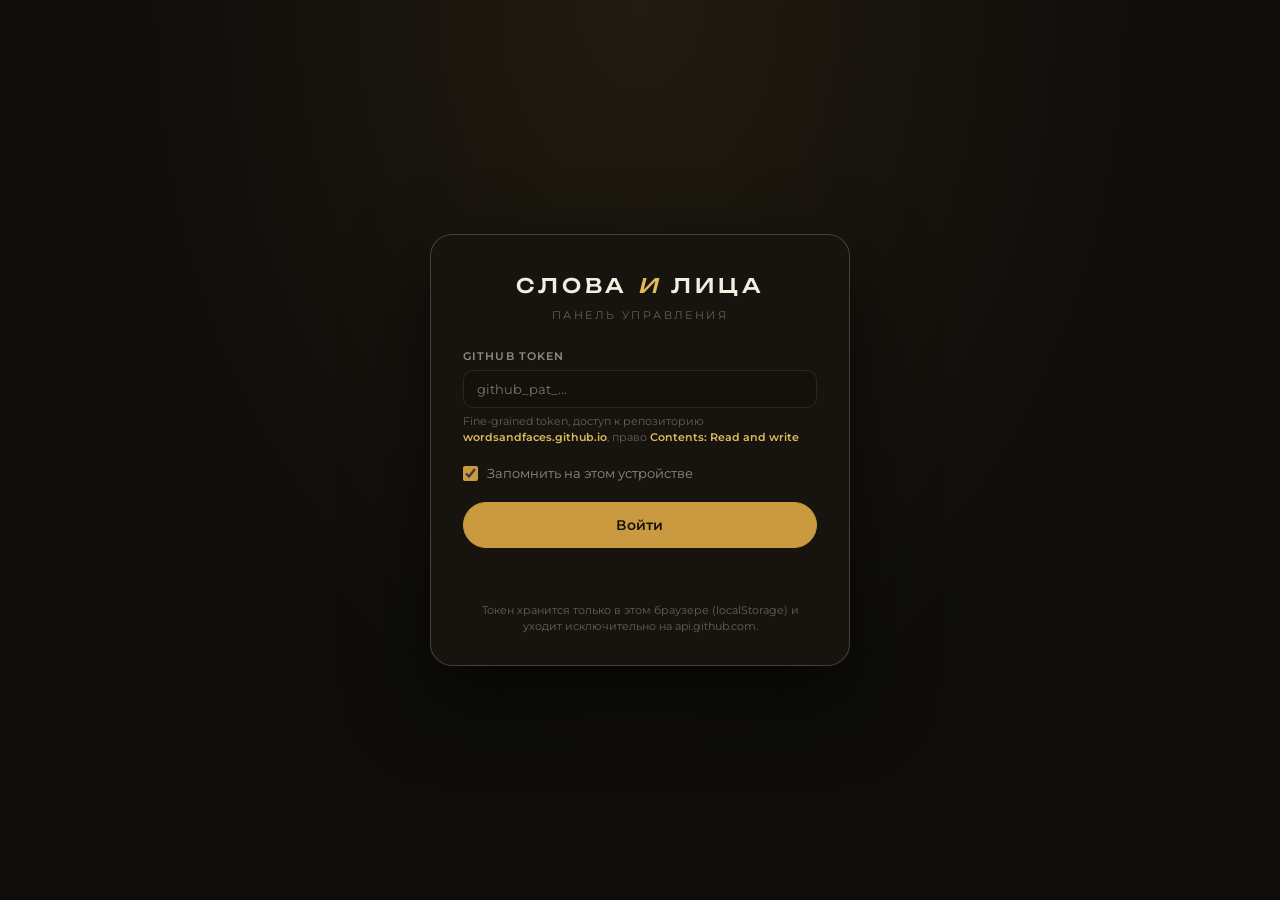
<file: admin.html>
<!DOCTYPE html>
<html lang="ru" data-theme="dark">
<head>
  <meta charset="UTF-8" />
  <meta name="viewport" content="width=device-width, initial-scale=1.0" />
  <meta name="robots" content="noindex, nofollow, noarchive" />
  <meta name="referrer" content="no-referrer" />
  <title>Админка — Слова И Лица</title>

  <link rel="preconnect" href="https://fonts.googleapis.com" />
  <link rel="preconnect" href="https://fonts.gstatic.com" crossorigin />
  <link href="https://fonts.googleapis.com/css2?family=Unbounded:wght@400;500;600;700&family=Montserrat:wght@400;500;600;700&display=swap" rel="stylesheet">

  <link rel="stylesheet" href="admin.css" />
</head>
<body>

  <!-- ═══════════ ЭКРАН ВХОДА ═══════════ -->
  <div id="gate" class="gate">
    <div class="gate__card">
      <div class="gate__logo">СЛОВА <i>И</i> ЛИЦА</div>
      <div class="gate__sub">панель управления</div>

      <label class="field">
        <span class="field__label">GitHub token</span>
        <input type="password" id="gateToken" placeholder="github_pat_..." autocomplete="off" spellcheck="false" />
        <span class="field__hint">Fine-grained token, доступ к репозиторию <b>wordsandfaces.github.io</b>, право <b>Contents: Read and write</b></span>
      </label>

      <label class="check">
        <input type="checkbox" id="gateRemember" checked />
        <span>Запомнить на этом устройстве</span>
      </label>

      <button class="btn btn--primary btn--block" id="gateBtn">Войти</button>

      <p class="gate__err" id="gateErr"></p>
      <p class="gate__note">Токен хранится только в этом браузере (localStorage) и уходит исключительно на api.github.com.</p>
    </div>
  </div>

  <!-- ═══════════ ПАНЕЛЬ ═══════════ -->
  <div id="panel" class="panel hidden">

    <header class="topbar">
      <div class="topbar__brand">
        СЛОВА <i>И</i> ЛИЦА
        <span class="topbar__tag">админка</span>
      </div>

      <div class="topbar__right">
        <span class="status" id="status">Готово</span>
        <button class="btn btn--ghost" id="btnRevert" title="Откатить все несохранённые правки">↻ Отменить правки</button>
        <button class="btn btn--primary" id="btnSave" title="Ctrl+S">💾 Сохранить в GitHub</button>
        <button class="btn btn--ghost btn--icon" id="btnLogout" title="Выйти">⏻</button>
      </div>
    </header>

    <nav class="tabs">
      <button class="tab active" data-tab="form">Карточки</button>
      <button class="tab" data-tab="json">faces.js</button>
      <button class="tab" data-tab="settings">Настройки</button>
    </nav>

    <main class="work">

      <!-- ─── КАРТОЧКИ ─── -->
      <section class="pane active" id="pane-form">
        <aside class="list">
          <div class="list__tools">
            <input type="text" id="search" placeholder="Поиск: имя, город…" autocomplete="off" />
            <button class="btn btn--sm btn--primary" id="btnAdd" title="Добавить актёра">+</button>
          </div>
          <div class="list__items" id="listItems"></div>
          <div class="list__foot" id="listFoot"></div>
        </aside>

        <div class="editor" id="editor"></div>
      </section>

      <!-- ─── JSON ─── -->
      <section class="pane" id="pane-json">
        <div class="json">
          <div class="json__tools">
            <button class="btn btn--sm" id="btnJsonFormat">Форматировать</button>
            <button class="btn btn--sm btn--primary" id="btnJsonApply">Применить к данным</button>
            <span class="muted" id="jsonInfo"></span>
          </div>
          <textarea id="jsonArea" spellcheck="false" autocomplete="off"></textarea>
        </div>
      </section>

      <!-- ─── НАСТРОЙКИ ─── -->
      <section class="pane" id="pane-settings">
        <div class="settings">
          <h2 class="settings__title">Репозиторий</h2>

          <div class="grid-2">
            <label class="field">
              <span class="field__label">Owner</span>
              <input type="text" id="setOwner" spellcheck="false" />
            </label>
            <label class="field">
              <span class="field__label">Repo</span>
              <input type="text" id="setRepo" spellcheck="false" />
            </label>
            <label class="field">
              <span class="field__label">Branch</span>
              <input type="text" id="setBranch" spellcheck="false" />
            </label>
            <label class="field">
              <span class="field__label">Путь к файлу</span>
              <input type="text" id="setPath" spellcheck="false" />
            </label>
          </div>

          <div class="settings__row">
            <button class="btn btn--sm" id="btnSaveSettings">Сохранить настройки</button>
            <span class="muted" id="settingsInfo"></span>
          </div>

          <h2 class="settings__title">Резервные копии</h2>
          <p class="muted">Скачивание и загрузка работают без GitHub — данные остаются локально.</p>
          <div class="settings__row">
            <button class="btn btn--sm" id="btnDownload">⬇ Скачать faces.js</button>
            <button class="btn btn--sm" id="btnUpload">⬆ Загрузить faces.js</button>
            <input type="file" id="fileInput" accept=".js,.json,.txt" hidden />
          </div>

          <h2 class="settings__title settings__title--danger">Опасная зона</h2>
          <div class="settings__row">
            <button class="btn btn--sm btn--danger" id="btnLogout2">Выйти и забыть токен</button>
          </div>

          <h2 class="settings__title">Аккаунт</h2>
          <div class="muted" id="accountInfo">—</div>
        </div>
      </section>

    </main>
  </div>

  <!-- ═══════════ ТОСТ ═══════════ -->
  <div class="toast" id="toast"></div>

  <!-- исходные данные сайта -->
  <script src="faces.js"></script>
  <script src="admin.js"></script>
</body>
</html>
</file>
<file: admin.css>
/* ═══════════════════════════════════════════════════════
   АДМИН-ПАНЕЛЬ — «Слова И Лица»
   ═══════════════════════════════════════════════════════ */

:root {
  --bg: #0e0d0b;
  --bg-2: #131109;
  --panel: #17140f;
  --panel-2: #1e1a13;
  --panel-3: #272117;

  --line: rgba(244, 237, 224, 0.10);
  --line-2: rgba(244, 237, 224, 0.20);
  --line-3: rgba(244, 237, 224, 0.32);

  --text: #f4ede0;
  --muted: rgba(244, 237, 224, 0.55);
  --muted-2: rgba(244, 237, 224, 0.35);

  --gold: #c99a3f;
  --gold-l: #e0b95c;
  --gold-soft: rgba(201, 154, 63, 0.14);

  --ok: #4ea86b;
  --err: #d9534f;
  --warn: #d9a44f;

  --radius: 14px;
  --radius-sm: 10px;

  --font-display: "Unbounded", sans-serif;
  --font-body: "Montserrat", sans-serif;
}

* { margin: 0; padding: 0; box-sizing: border-box; }

html, body {
  height: 100%;
  background: var(--bg);
  color: var(--text);
  font-family: var(--font-body);
  font-size: 14px;
  line-height: 1.5;
  -webkit-font-smoothing: antialiased;
}

body { overflow: hidden; }
.hidden { display: none !important; }
.muted { color: var(--muted); font-size: 13px; }

/* ═══════════ ОБЩИЕ ЭЛЕМЕНТЫ ═══════════ */

.btn {
  font-family: var(--font-body);
  font-size: 13px;
  font-weight: 600;
  letter-spacing: 0.02em;
  padding: 10px 18px;
  border-radius: 60px;
  border: 1px solid var(--line-2);
  background: transparent;
  color: var(--text);
  cursor: pointer;
  transition: all 0.2s ease;
  white-space: nowrap;
  display: inline-flex;
  align-items: center;
  gap: 6px;
}
.btn:hover { border-color: var(--gold); color: var(--gold-l); }
.btn:disabled { opacity: 0.45; cursor: not-allowed; }
.btn:disabled:hover { border-color: var(--line-2); color: var(--text); }

.btn--primary {
  background: var(--gold);
  border-color: var(--gold);
  color: #14110b;
}
.btn--primary:hover { background: var(--gold-l); border-color: var(--gold-l); color: #14110b; }

.btn--ghost { color: var(--muted); }
.btn--ghost:hover { color: var(--text); }

.btn--danger { border-color: rgba(217, 83, 79, 0.5); color: #e6797a; }
.btn--danger:hover { background: rgba(217, 83, 79, 0.12); border-color: var(--err); color: #f08c8d; }

.btn--sm { padding: 8px 14px; font-size: 12px; }
.btn--icon { padding: 10px 12px; }
.btn--block { width: 100%; justify-content: center; padding: 13px; font-size: 14px; }

.field { display: flex; flex-direction: column; gap: 6px; }
.field__label {
  font-size: 11px;
  letter-spacing: 0.1em;
  text-transform: uppercase;
  color: var(--muted);
  font-weight: 600;
}
.field__hint { font-size: 11px; color: var(--muted-2); line-height: 1.45; }
.field__hint b { color: var(--gold-l); font-weight: 600; }

input[type="text"],
input[type="password"],
input[type="number"],
select,
textarea {
  width: 100%;
  background: var(--bg-2);
  border: 1px solid var(--line);
  border-radius: var(--radius-sm);
  color: var(--text);
  font-family: var(--font-body);
  font-size: 13px;
  padding: 10px 13px;
  transition: border-color 0.2s ease, box-shadow 0.2s ease;
}
input:focus, select:focus, textarea:focus {
  outline: none;
  border-color: var(--gold);
  box-shadow: 0 0 0 3px var(--gold-soft);
}
textarea { resize: vertical; line-height: 1.6; }

.check {
  display: flex;
  align-items: center;
  gap: 9px;
  font-size: 13px;
  color: var(--muted);
  cursor: pointer;
  user-select: none;
}
.check input { accent-color: var(--gold); width: 15px; height: 15px; cursor: pointer; }

/* ═══════════ ЭКРАН ВХОДА ═══════════ */

.gate {
  position: fixed;
  inset: 0;
  display: flex;
  align-items: center;
  justify-content: center;
  padding: 24px;
  background:
    radial-gradient(ellipse at 50% 0%, rgba(201, 154, 63, 0.10) 0%, transparent 60%),
    var(--bg);
  z-index: 100;
  overflow-y: auto;
}
.gate__card {
  width: min(420px, 100%);
  background: var(--panel);
  border: 1px solid var(--line-2);
  border-radius: 22px;
  padding: 36px 32px 30px;
  display: flex;
  flex-direction: column;
  gap: 18px;
  box-shadow: 0 30px 80px rgba(0, 0, 0, 0.6);
  margin: auto;
}
.gate__logo {
  font-family: var(--font-display);
  font-weight: 500;
  font-size: 20px;
  letter-spacing: 0.2em;
  text-align: center;
}
.gate__logo i { font-style: italic; color: var(--gold-l); margin: 0 2px; }
.gate__sub {
  text-align: center;
  font-size: 11px;
  letter-spacing: 0.22em;
  text-transform: uppercase;
  color: var(--muted-2);
  margin-top: -12px;
  margin-bottom: 6px;
}
.gate__err {
  color: var(--err);
  font-size: 12.5px;
  min-height: 18px;
  text-align: center;
}
.gate__note {
  font-size: 11px;
  color: var(--muted-2);
  text-align: center;
  line-height: 1.5;
}

/* ═══════════ ТОПБАР ═══════════ */

.panel { display: flex; flex-direction: column; height: 100%; }

.topbar {
  display: flex;
  align-items: center;
  justify-content: space-between;
  gap: 16px;
  padding: 0 20px;
  min-height: 62px;
  background: var(--panel);
  border-bottom: 1px solid var(--line);
  flex-shrink: 0;
  flex-wrap: wrap;
}
.topbar__brand {
  font-family: var(--font-display);
  font-size: 13px;
  font-weight: 500;
  letter-spacing: 0.18em;
  display: flex;
  align-items: baseline;
  gap: 4px;
}
.topbar__brand i { font-style: italic; color: var(--gold-l); }
.topbar__tag {
  font-family: var(--font-body);
  font-size: 10px;
  letter-spacing: 0.16em;
  text-transform: uppercase;
  color: var(--muted-2);
  margin-left: 10px;
  padding: 3px 9px;
  border: 1px solid var(--line-2);
  border-radius: 40px;
}
.topbar__right { display: flex; align-items: center; gap: 10px; flex-wrap: wrap; }

.status {
  font-size: 12px;
  color: var(--muted);
  padding: 5px 12px;
  border-radius: 40px;
  border: 1px solid var(--line);
  white-space: nowrap;
  max-width: 340px;
  overflow: hidden;
  text-overflow: ellipsis;
}
.status[data-type="ok"]   { color: var(--ok);   border-color: rgba(78, 168, 107, 0.4); }
.status[data-type="err"]  { color: var(--err);  border-color: rgba(217, 83, 79, 0.4); }
.status[data-type="busy"] { color: var(--gold-l); border-color: rgba(201, 154, 63, 0.4); }

/* ═══════════ ТАБЫ ═══════════ */

.tabs {
  display: flex;
  gap: 4px;
  padding: 10px 20px 0;
  background: var(--panel);
  border-bottom: 1px solid var(--line);
  flex-shrink: 0;
  overflow-x: auto;
}
.tab {
  font-family: var(--font-body);
  font-size: 13px;
  font-weight: 500;
  color: var(--muted);
  background: none;
  border: none;
  border-bottom: 2px solid transparent;
  padding: 10px 16px 12px;
  cursor: pointer;
  transition: color 0.2s ease, border-color 0.2s ease;
  white-space: nowrap;
}
.tab:hover { color: var(--text); }
.tab.active { color: var(--gold-l); border-bottom-color: var(--gold); }

/* ═══════════ РАБОЧАЯ ОБЛАСТЬ ═══════════ */

.work { flex: 1; min-height: 0; position: relative; }

.pane { display: none; height: 100%; }
.pane.active { display: flex; }

/* ─── СПИСОК ─── */

.list {
  width: 330px;
  flex-shrink: 0;
  border-right: 1px solid var(--line);
  display: flex;
  flex-direction: column;
  min-height: 0;
  background: var(--panel);
}
.list__tools {
  display: flex;
  gap: 8px;
  padding: 14px;
  border-bottom: 1px solid var(--line);
  flex-shrink: 0;
}
.list__tools input { font-size: 12.5px; }
.list__tools .btn { padding: 8px 13px; font-size: 15px; line-height: 1; }

.list__items { flex: 1; overflow-y: auto; padding: 8px; }

.list__foot {
  padding: 10px 14px;
  border-top: 1px solid var(--line);
  font-size: 11.5px;
  color: var(--muted-2);
  flex-shrink: 0;
}

.item {
  display: flex;
  align-items: center;
  gap: 11px;
  padding: 9px 10px;
  border-radius: var(--radius-sm);
  cursor: pointer;
  transition: background 0.15s ease, border-color 0.15s ease;
  border: 1px solid transparent;
}
.item:hover { background: var(--panel-2); }
.item.active { background: var(--panel-2); border-color: var(--gold); }

.item__thumb {
  width: 38px;
  height: 48px;
  border-radius: 7px;
  object-fit: cover;
  background: var(--panel-3);
  flex-shrink: 0;
  border: 1px solid var(--line);
}
.item__body { min-width: 0; flex: 1; }
.item__name {
  font-family: var(--font-display);
  font-size: 12.5px;
  font-weight: 400;
  letter-spacing: 0.02em;
  white-space: nowrap;
  overflow: hidden;
  text-overflow: ellipsis;
}
.item__sub {
  font-size: 11px;
  color: var(--muted-2);
  white-space: nowrap;
  overflow: hidden;
  text-overflow: ellipsis;
  margin-top: 2px;
}
.item__badge {
  font-size: 9.5px;
  letter-spacing: 0.08em;
  text-transform: uppercase;
  color: var(--warn);
  border: 1px solid rgba(217, 164, 79, 0.4);
  border-radius: 30px;
  padding: 2px 7px;
  flex-shrink: 0;
}

/* ─── РЕДАКТОР ─── */

.editor {
  flex: 1;
  overflow-y: auto;
  padding: 26px 30px 60px;
  min-width: 0;
}
.editor__empty {
  color: var(--muted-2);
  font-family: var(--font-display);
  font-size: 15px;
  text-align: center;
  padding: 80px 20px;
  font-style: italic;
}

.editor__head {
  display: flex;
  align-items: flex-start;
  justify-content: space-between;
  gap: 16px;
  margin-bottom: 26px;
  flex-wrap: wrap;
}
.editor__title {
  font-family: var(--font-display);
  font-size: 21px;
  font-weight: 400;
  letter-spacing: 0.02em;
  word-break: break-word;
}
.editor__sub { font-size: 12px; color: var(--muted-2); margin-top: 5px; }
.editor__actions { display: flex; gap: 8px; flex-wrap: wrap; }

.editor__grid {
  display: grid;
  grid-template-columns: repeat(2, minmax(0, 1fr));
  gap: 16px 20px;
}
.editor__grid .field--wide { grid-column: 1 / -1; }

.editor__section {
  font-family: var(--font-display);
  font-size: 11px;
  letter-spacing: 0.18em;
  text-transform: uppercase;
  color: var(--muted-2);
  margin: 30px 0 14px;
  padding-bottom: 8px;
  border-bottom: 1px solid var(--line);
}
.editor__section:first-of-type { margin-top: 0; }

.preview {
  display: flex;
  gap: 16px;
  align-items: flex-start;
  padding: 16px;
  background: var(--panel);
  border: 1px solid var(--line);
  border-radius: var(--radius);
  margin-bottom: 26px;
}
.preview img {
  width: 92px;
  height: 122px;
  object-fit: cover;
  border-radius: 10px;
  background: var(--panel-3);
  border: 1px solid var(--line-2);
  flex-shrink: 0;
}
.preview__meta { display: flex; flex-direction: column; gap: 4px; min-width: 0; }
.preview__name { font-family: var(--font-display); font-size: 15px; }
.preview__line { font-size: 12px; color: var(--muted); }
.preview__link {
  font-size: 12px;
  color: var(--gold-l);
  text-decoration: none;
  margin-top: 4px;
  width: fit-content;
}
.preview__link:hover { text-decoration: underline; }

/* ─── JSON ─── */

.json { flex: 1; display: flex; flex-direction: column; min-width: 0; padding: 18px 20px; gap: 12px; }
.json__tools { display: flex; align-items: center; gap: 10px; flex-wrap: wrap; flex-shrink: 0; }
.json textarea {
  flex: 1;
  min-height: 0;
  font-family: ui-monospace, "SF Mono", Menlo, Consolas, monospace;
  font-size: 12.5px;
  line-height: 1.65;
  resize: none;
  padding: 16px;
  tab-size: 2;
}

/* ─── НАСТРОЙКИ ─── */

.settings {
  flex: 1;
  overflow-y: auto;
  padding: 30px;
  max-width: 760px;
}
.settings__title {
  font-family: var(--font-display);
  font-size: 14px;
  font-weight: 500;
  letter-spacing: 0.06em;
  margin-bottom: 16px;
  margin-top: 34px;
}
.settings__title:first-child { margin-top: 0; }
.settings__title--danger { color: var(--err); }
.settings__row { display: flex; align-items: center; gap: 12px; flex-wrap: wrap; margin-top: 12px; }
.grid-2 { display: grid; grid-template-columns: 1fr 1fr; gap: 16px; }

/* ═══════════ ТОСТ ═══════════ */

.toast {
  position: fixed;
  left: 50%;
  bottom: 28px;
  transform: translate(-50%, 20px);
  background: var(--panel-2);
  border: 1px solid var(--line-2);
  border-radius: 60px;
  padding: 13px 24px;
  font-size: 13px;
  color: var(--text);
  box-shadow: 0 20px 50px rgba(0, 0, 0, 0.5);
  opacity: 0;
  pointer-events: none;
  transition: opacity 0.3s ease, transform 0.3s ease;
  z-index: 500;
  max-width: calc(100vw - 40px);
  text-align: center;
}
.toast.show { opacity: 1; transform: translate(-50%, 0); }
.toast[data-type="ok"]  { border-color: rgba(78, 168, 107, 0.55); }
.toast[data-type="err"] { border-color: rgba(217, 83, 79, 0.55); }
.toast a { color: var(--gold-l); }

/* ═══════════ СКРОЛЛБАРЫ ═══════════ */

::-webkit-scrollbar { width: 10px; height: 10px; }
::-webkit-scrollbar-track { background: transparent; }
::-webkit-scrollbar-thumb {
  background: rgba(244, 237, 224, 0.14);
  border-radius: 10px;
  border: 3px solid var(--bg);
}
::-webkit-scrollbar-thumb:hover { background: rgba(244, 237, 224, 0.26); }

/* ═══════════ АДАПТИВ ═══════════ */

@media (max-width: 860px) {
  body { overflow: auto; }
  .panel { height: auto; min-height: 100%; }
  .work { min-height: 0; }
  .pane.active { display: block; }
  .pane#pane-form.active { display: flex; flex-direction: column; }

  .topbar { padding: 12px 14px; min-height: 0; }
  .topbar__right { width: 100%; }
  .topbar__right .btn { flex: 1; justify-content: center; }
  .status { width: 100%; text-align: center; max-width: none; }

  .list {
    width: 100%;
    border-right: none;
    border-bottom: 1px solid var(--line);
    max-height: 42vh;
  }
  .editor { padding: 20px 16px 60px; }
  .editor__grid { grid-template-columns: 1fr; }
  .grid-2 { grid-template-columns: 1fr; }
  .settings { padding: 20px 16px; }
  .json { padding: 12px; }
  .json textarea { min-height: 60vh; }
}
</file>
